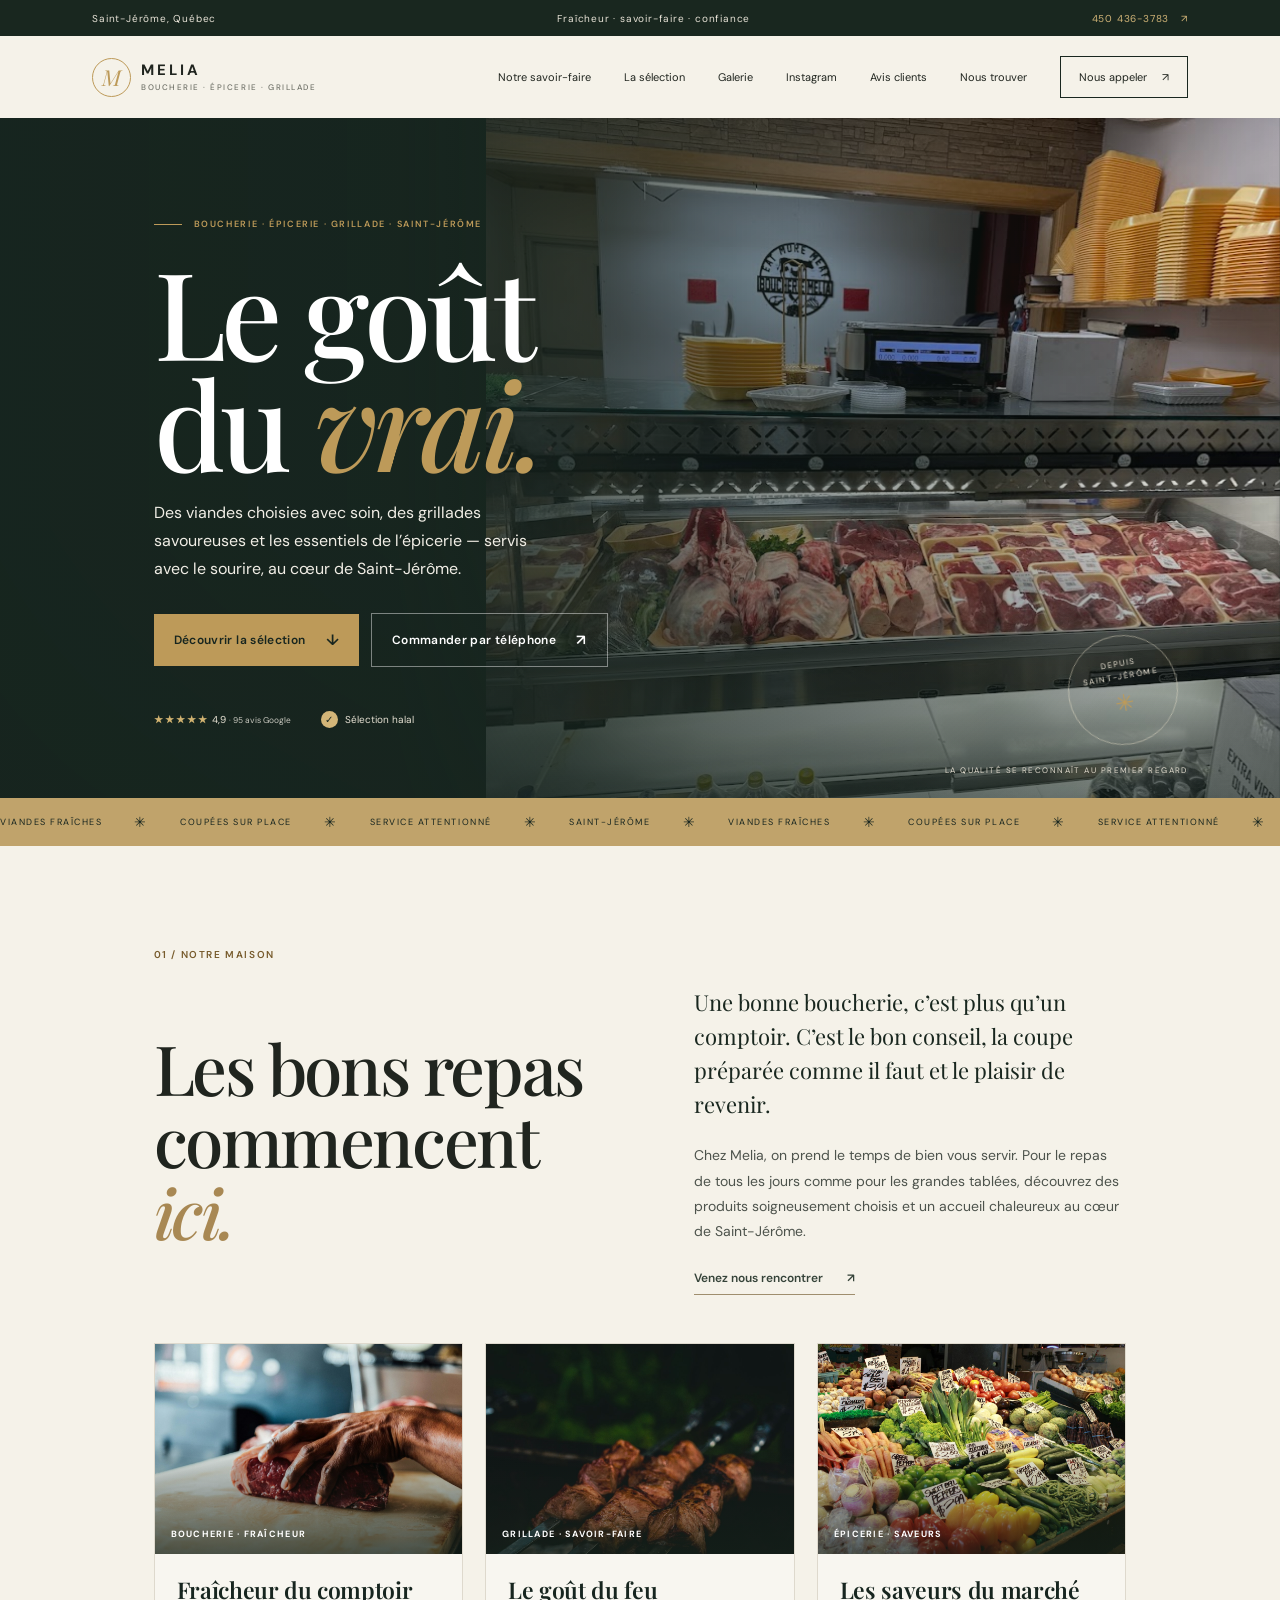
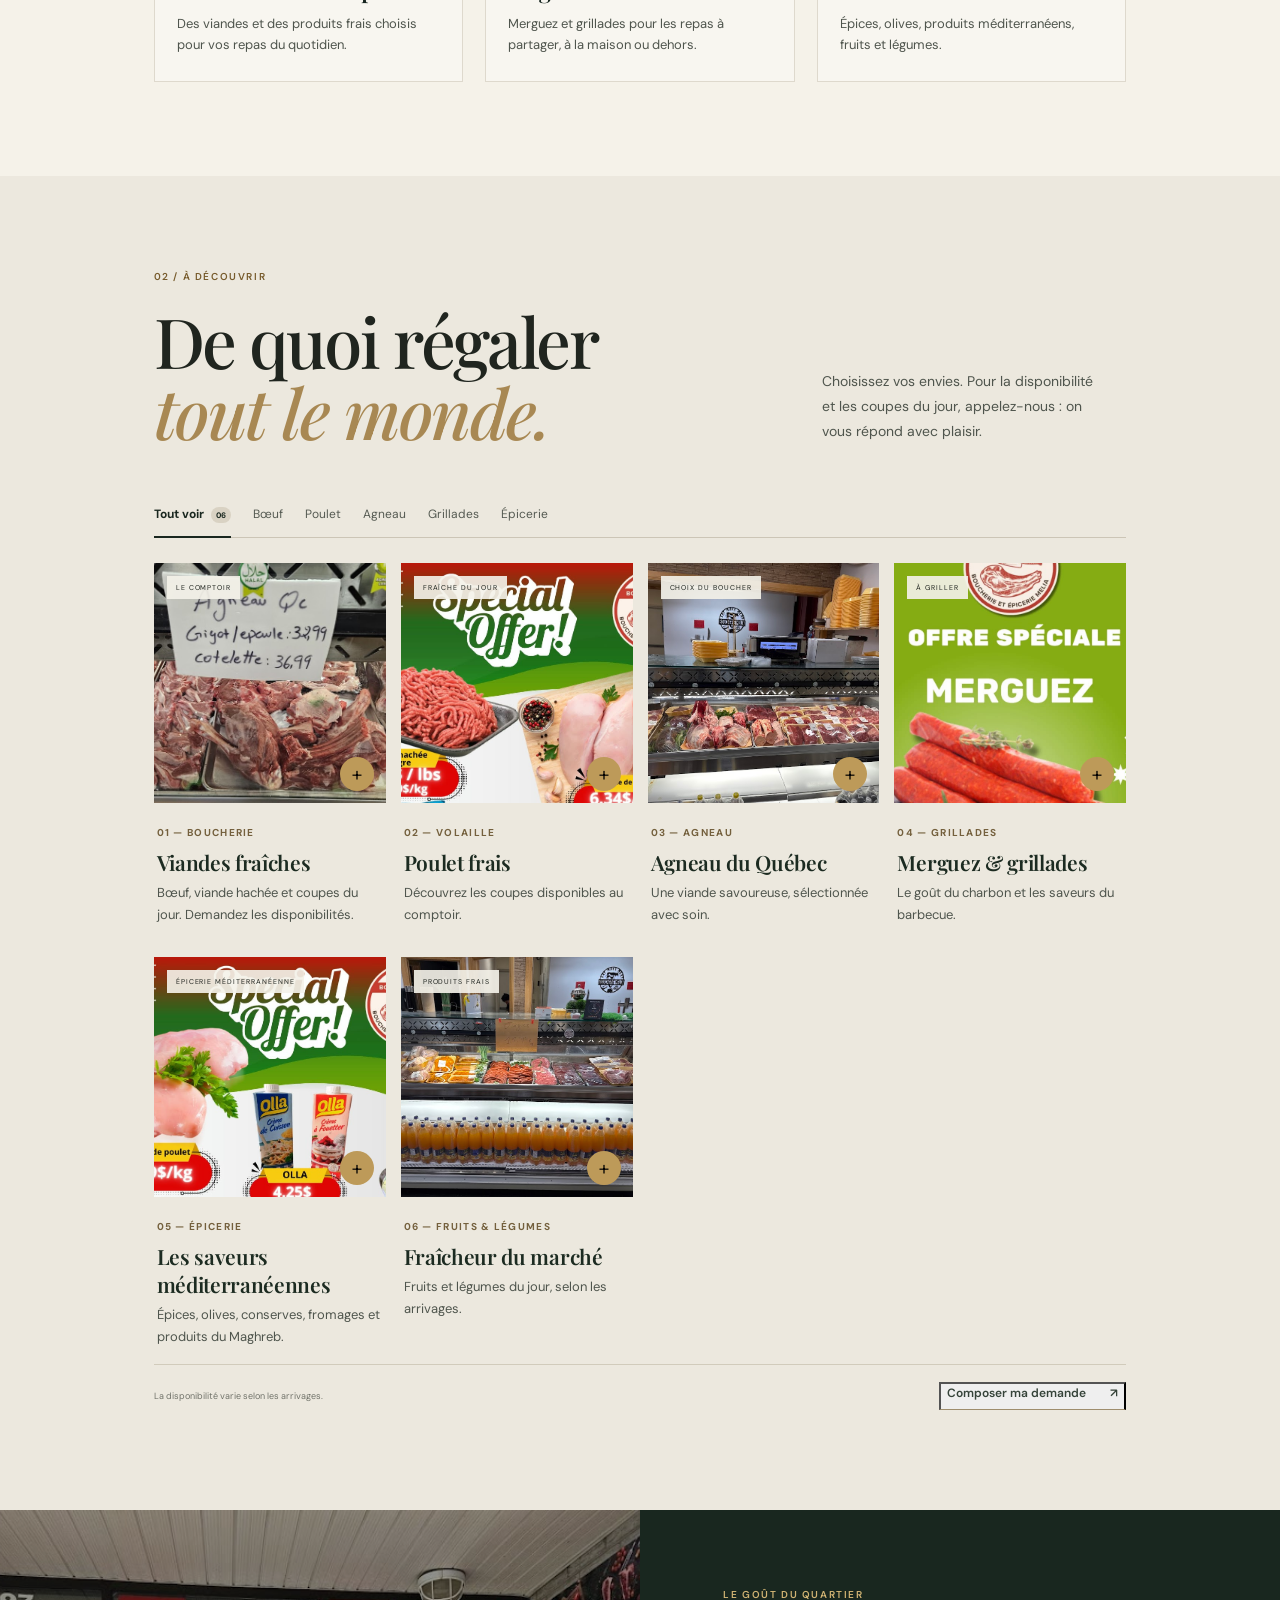
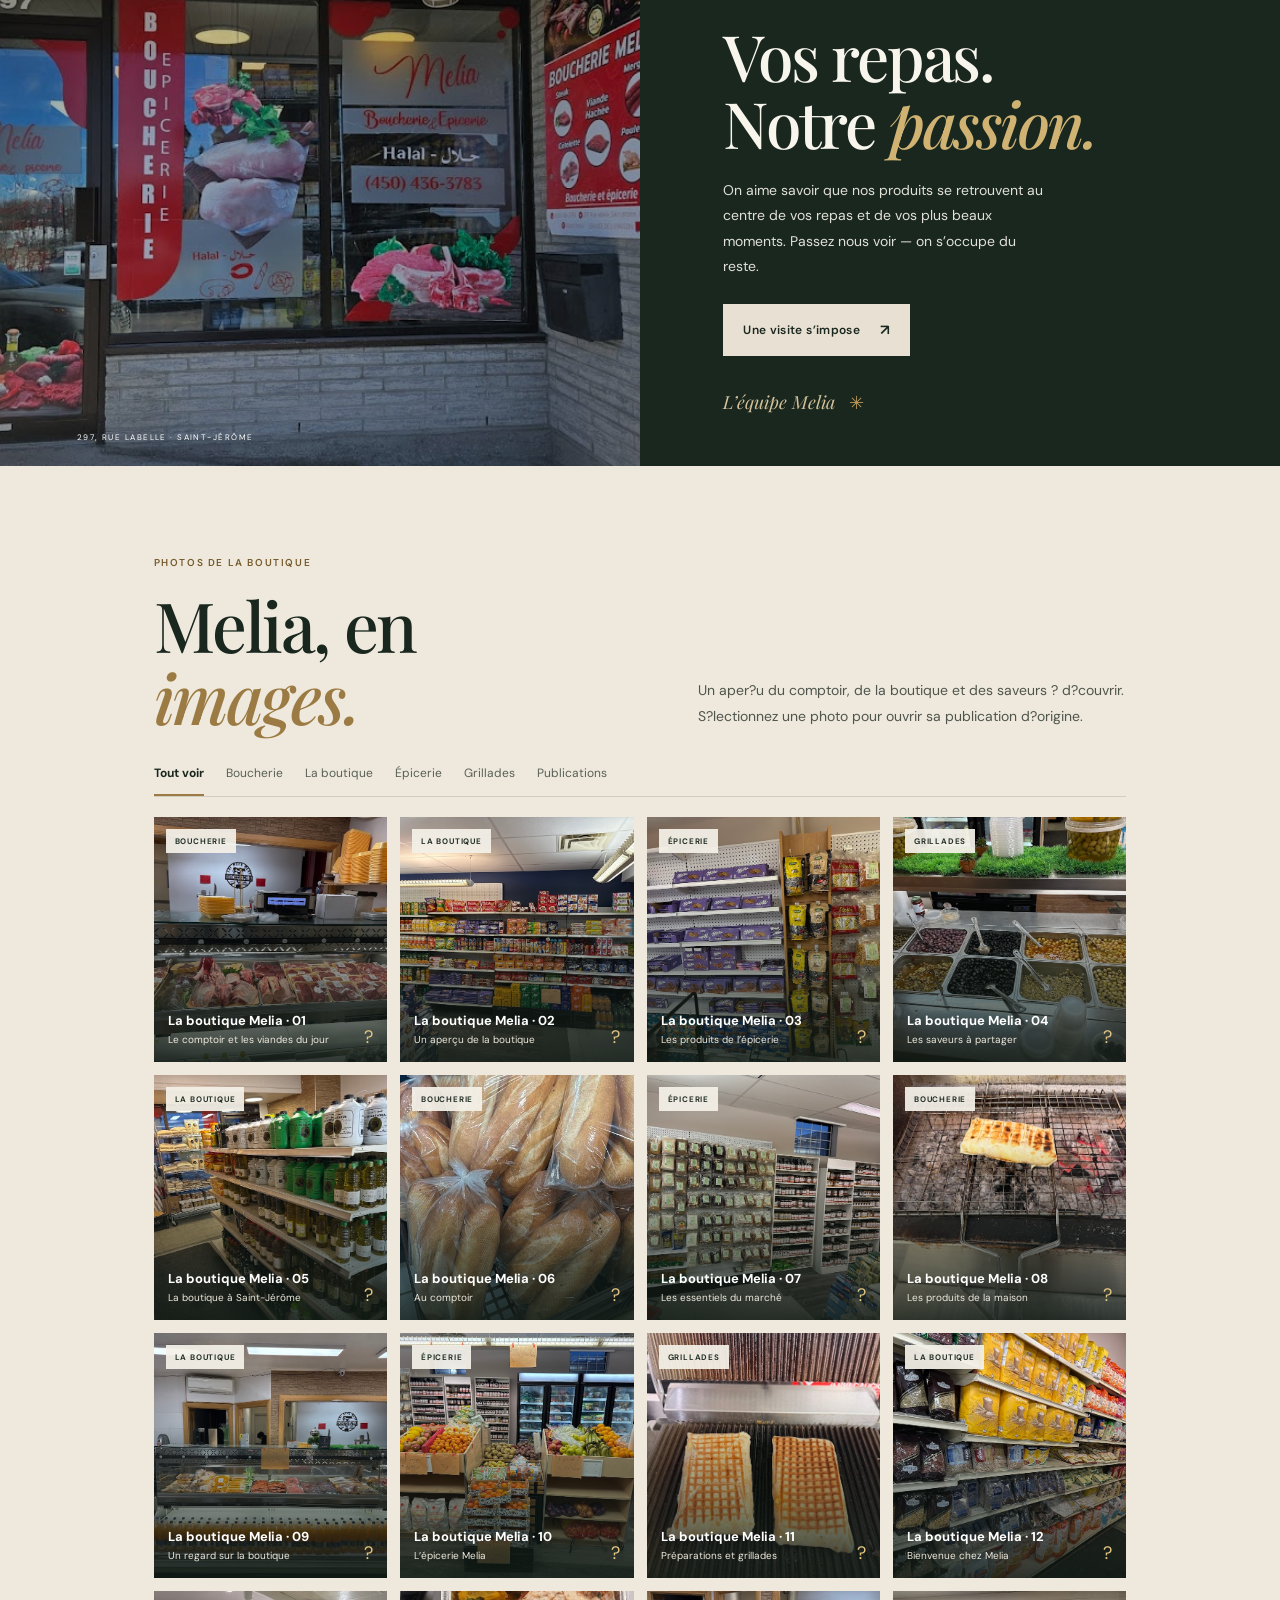
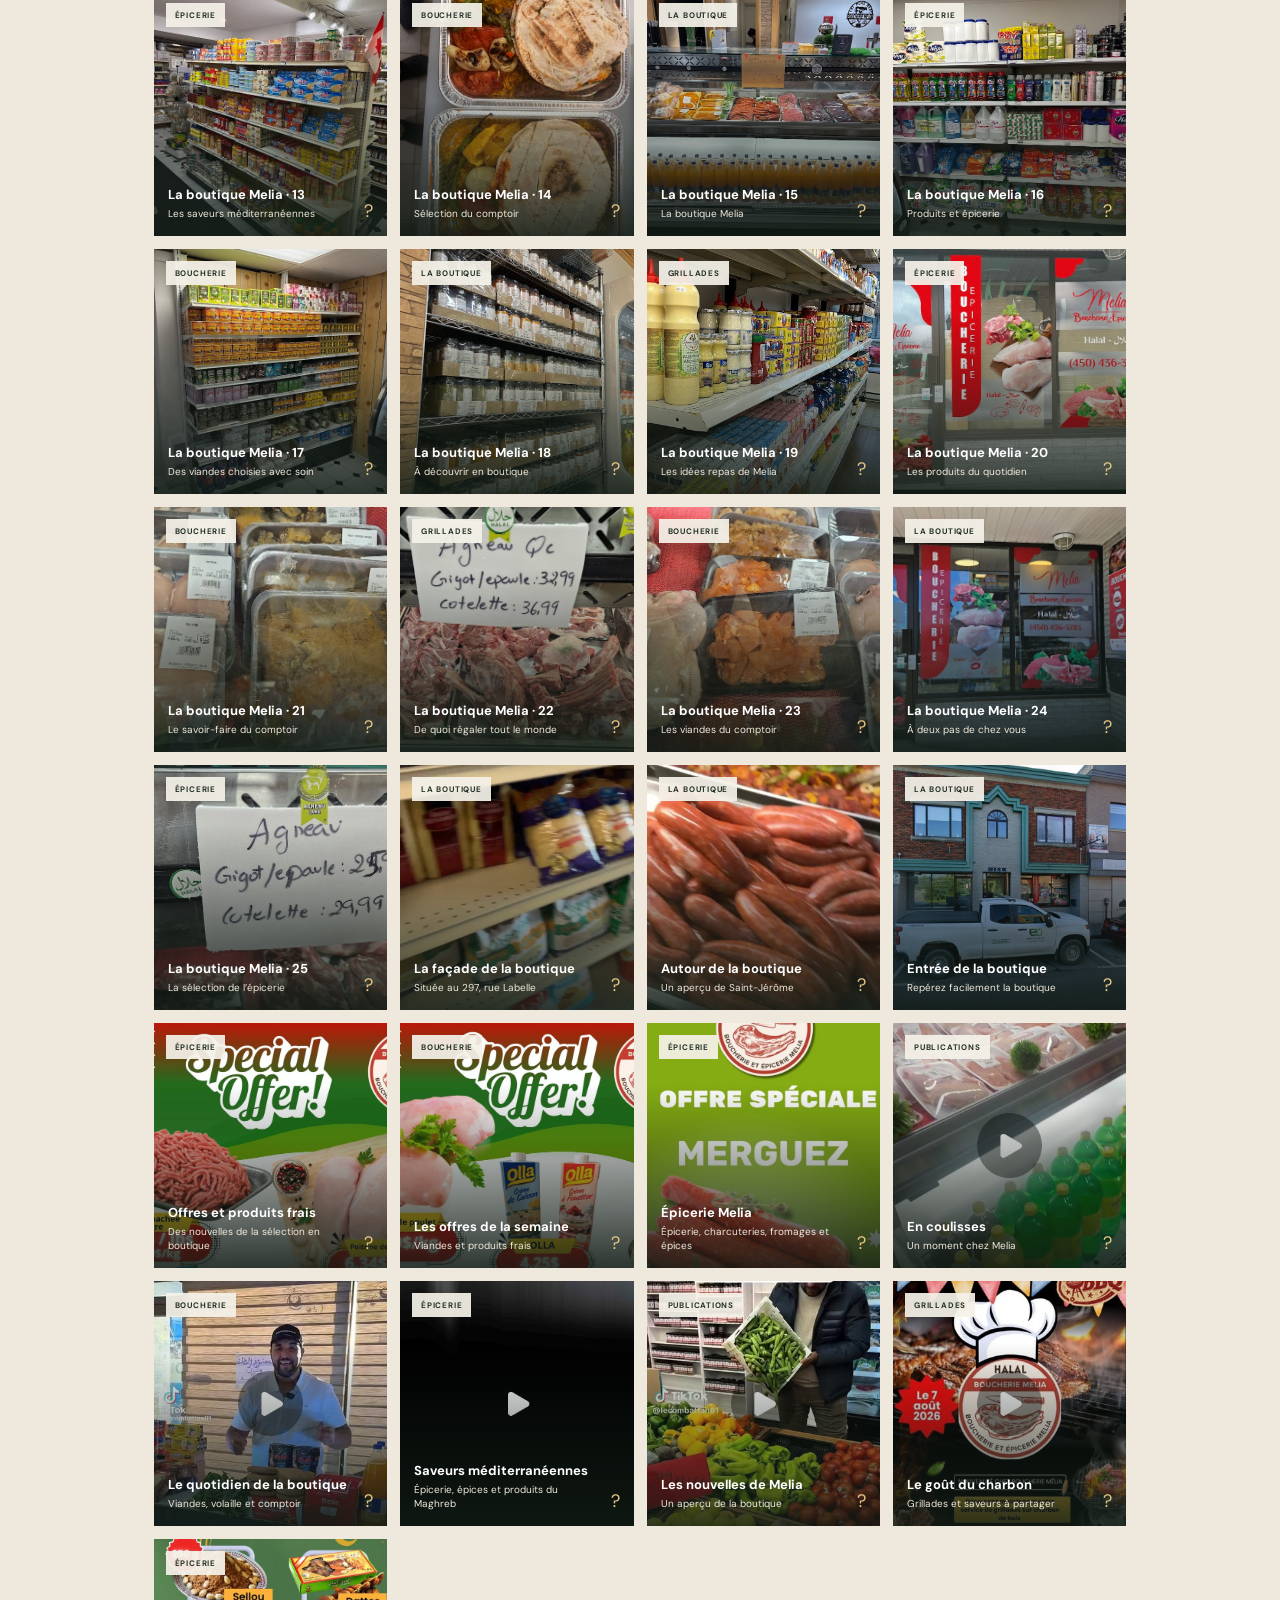
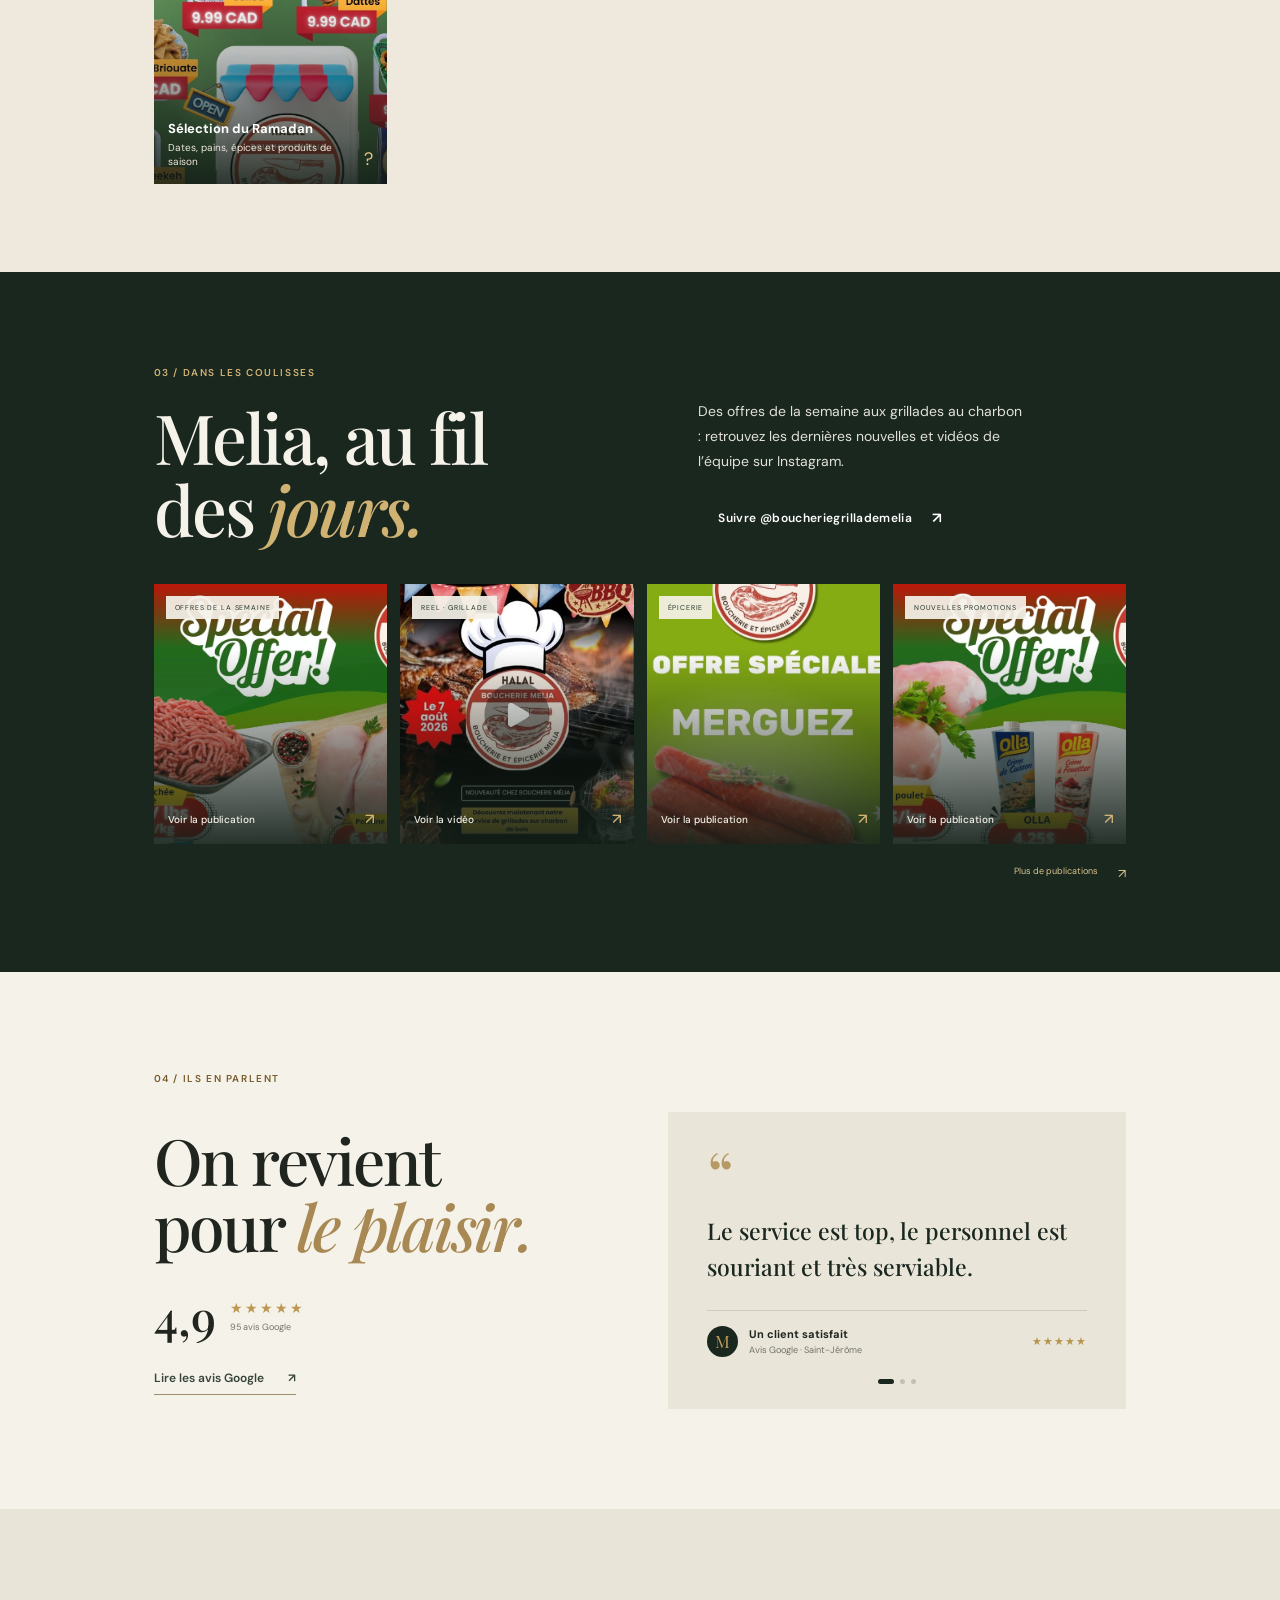
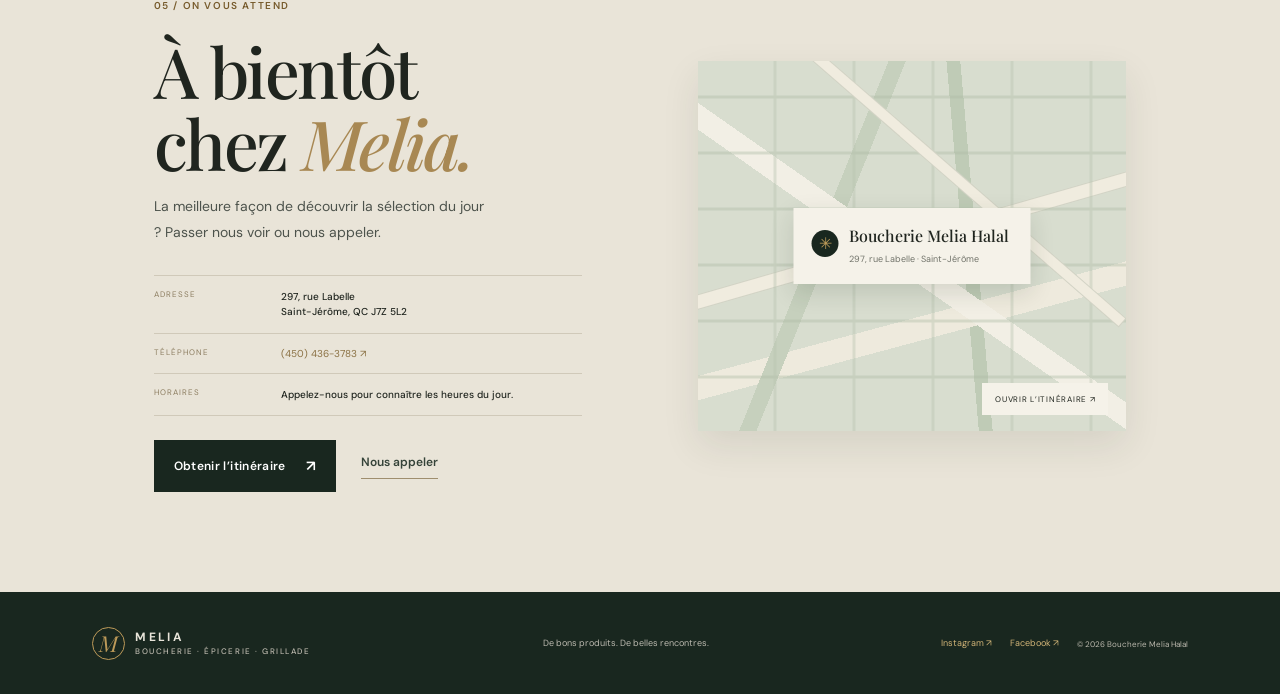
<file: index.html>
<!doctype html>
<html lang="fr-CA">
<head>
  <meta charset="utf-8"><meta name="viewport" content="width=device-width, initial-scale=1">
  <meta name="theme-color" content="#17251e"><meta name="description" content="Boucherie, épicerie et grillade Melia halal — produits frais et service de quartier au cœur de Saint-Jérôme.">
  <title>Boucherie Épicerie Grillade Melia Halal — Saint-Jérôme</title>
  <link rel="preconnect" href="https://fonts.googleapis.com"><link rel="preconnect" href="https://fonts.gstatic.com" crossorigin>
  <link href="https://fonts.googleapis.com/css2?family=DM+Sans:wght@400;500;600;700&family=Playfair+Display:wght@500;600;700&display=swap" rel="stylesheet">
  <link rel="stylesheet" href="style.css">
</head>
<body>
  <div class="topline"><span>Saint-Jérôme, Québec</span><span class="top-note">Fraîcheur · savoir-faire · confiance</span><a href="tel:+14504363783">450 436-3783 <span>↗</span></a></div>
  <header class="header"><a class="brand" href="#accueil" aria-label="Boucherie Épicerie Grillade Melia, accueil"><span class="brand-mark">M</span><span class="brand-name">MELIA<small>BOUCHERIE · ÉPICERIE · GRILLADE</small></span></a>
    <button class="menu-toggle" aria-label="Ouvrir le menu" aria-expanded="false"><i></i><i></i></button>
    <nav class="nav"><a href="#savoir-faire">Notre savoir-faire</a><a href="#selection">La sélection</a><a href="#galerie">Galerie</a><a href="#instagram">Instagram</a><a href="#avis">Avis clients</a><a href="#visite">Nous trouver</a><a class="nav-cta" href="tel:+14504363783">Nous appeler <span>↗</span></a></nav>
  </header>
  <main>
    <section class="hero" id="accueil"><div class="hero-image"></div><div class="hero-shade"></div>
      <div class="hero-content"><div class="eyebrow"><span class="eyebrow-line"></span> BOUCHERIE · ÉPICERIE · GRILLADE · SAINT-JÉRÔME</div><h1>Le goût<br>du <em>vrai.</em></h1><p>Des viandes choisies avec soin, des grillades savoureuses et les essentiels de l’épicerie — servis avec le sourire, au cœur de Saint-Jérôme.</p><div class="hero-actions"><a class="button button-gold" href="#selection">Découvrir la sélection <span>↓</span></a><a class="button button-outline" href="tel:+14504363783">Commander par téléphone <span>↗</span></a></div>
      <div class="hero-meta"><span class="rating"><b>★★★★★</b> 4,9 <small>· 95 avis Google</small></span><span class="halal"><span class="halal-dot">✓</span> Sélection halal</span></div></div>
      <div class="hero-stamp"><span>DEPUIS<br>SAINT-JÉRÔME</span><b>✳</b></div><div class="hero-caption">LA QUALITÉ SE RECONNAÎT AU PREMIER REGARD</div>
    </section>
    <div class="ticker"><div class="ticker-track"><span>VIANDES FRAÎCHES</span><b>✳</b><span>COUPÉES SUR PLACE</span><b>✳</b><span>SERVICE ATTENTIONNÉ</span><b>✳</b><span>SAINT-JÉRÔME</span><b>✳</b><span>VIANDES FRAÎCHES</span><b>✳</b><span>COUPÉES SUR PLACE</span><b>✳</b><span>SERVICE ATTENTIONNÉ</span><b>✳</b><span>SAINT-JÉRÔME</span><b>✳</b></div></div>
    <section class="intro section" id="savoir-faire"><div class="section-label">01 / NOTRE MAISON</div><div class="intro-copy"><h2>Les bons repas<br>commencent <em>ici.</em></h2><div><p class="lead">Une bonne boucherie, c’est plus qu’un comptoir. C’est le bon conseil, la coupe préparée comme il faut et le plaisir de revenir.</p><p>Chez Melia, on prend le temps de bien vous servir. Pour le repas de tous les jours comme pour les grandes tablées, découvrez des produits soigneusement choisis et un accueil chaleureux au cœur de Saint-Jérôme.</p><a class="text-link" href="#visite">Venez nous rencontrer <span>↗</span></a></div></div>
      <div class="values"><article><div class="value-photo"><img src="assets/unsplash-fresh.jpg" alt="Viande fraîche préparée au comptoir" loading="lazy"><span>BOUCHERIE · FRAÎCHEUR</span></div><div class="value-copy"><h3>Fraîcheur du comptoir</h3><p>Des viandes et des produits frais choisis pour vos repas du quotidien.</p></div></article><article><div class="value-photo"><img src="assets/unsplash-grill.jpg" alt="Grillades sur charbon" loading="lazy"><span>GRILLADE · SAVOIR-FAIRE</span></div><div class="value-copy"><h3>Le goût du feu</h3><p>Merguez et grillades pour les repas à partager, à la maison ou dehors.</p></div></article><article><div class="value-photo"><img src="assets/unsplash-market.jpg" alt="Étal de fruits et légumes frais au marché" loading="lazy"><span>ÉPICERIE · SAVEURS</span></div><div class="value-copy"><h3>Les saveurs du marché</h3><p>Épices, olives, produits méditerranéens, fruits et légumes.</p></div></article></div>
    </section>
    <section class="selection section" id="selection"><div class="selection-head"><div><div class="section-label">02 / À DÉCOUVRIR</div><h2>De quoi régaler<br><em>tout le monde.</em></h2></div><p>Choisissez vos envies. Pour la disponibilité et les coupes du jour, appelez-nous : on vous répond avec plaisir.</p></div>
      <div class="filters" role="tablist" aria-label="Filtrer les produits"><button class="filter active" data-filter="tous" role="tab" aria-selected="true">Tout voir <span>06</span></button><button class="filter" data-filter="boeuf" role="tab" aria-selected="false">Bœuf</button><button class="filter" data-filter="poulet" role="tab" aria-selected="false">Poulet</button><button class="filter" data-filter="agneau" role="tab" aria-selected="false">Agneau</button><button class="filter" data-filter="grillades" role="tab" aria-selected="false">Grillades</button><button class="filter" data-filter="epicerie" role="tab" aria-selected="false">Épicerie</button></div>
      <div class="product-grid"><article class="product-card" data-category="boeuf"><div class="product-photo"><img src="assets/viande.jpg" alt="Viandes fraîches préparées au comptoir" loading="lazy"><span class="product-tag">LE COMPTOIR</span><button class="plus" aria-label="Ajouter viande fraîche et coupes du jour">+</button></div><div class="product-info"><span>01 — BOUCHERIE</span><h3>Viandes fraîches</h3><p>Bœuf, viande hachée et coupes du jour. Demandez les disponibilités.</p></div></article><article class="product-card" data-category="poulet"><div class="product-photo"><img src="assets/instagram-specials.jpg" alt="Spécial de la semaine sur les poitrines de poulet" loading="lazy"><span class="product-tag">FRAÎCHE DU JOUR</span><button class="plus" aria-label="Ajouter poulet frais">+</button></div><div class="product-info"><span>02 — VOLAILLE</span><h3>Poulet frais</h3><p>Découvrez les coupes disponibles au comptoir.</p></div></article><article class="product-card" data-category="agneau"><div class="product-photo"><img src="assets/comptoir.jpg" alt="Comptoir de viandes fraîches" loading="lazy"><span class="product-tag">CHOIX DU BOUCHER</span><button class="plus" aria-label="Ajouter agneau du Québec">+</button></div><div class="product-info"><span>03 — AGNEAU</span><h3>Agneau du Québec</h3><p>Une viande savoureuse, sélectionnée avec soin.</p></div></article><article class="product-card" data-category="grillades"><div class="product-photo"><img src="assets/instagram-epicerie.jpg" alt="Merguez en promotion chez Boucherie Melia" loading="lazy"><span class="product-tag">À GRILLER</span><button class="plus" aria-label="Ajouter grillades et merguez">+</button></div><div class="product-info"><span>04 — GRILLADES</span><h3>Merguez & grillades</h3><p>Le goût du charbon et les saveurs du barbecue.</p></div></article><article class="product-card" data-category="epicerie"><div class="product-photo"><img src="assets/instagram-promotions.jpg" alt="Promotions sur des produits d'épicerie Melia" loading="lazy"><span class="product-tag">ÉPICERIE MÉDITERRANÉENNE</span><button class="plus" aria-label="Ajouter des produits d'épicerie">+</button></div><div class="product-info"><span>05 — ÉPICERIE</span><h3>Les saveurs méditerranéennes</h3><p>Épices, olives, conserves, fromages et produits du Maghreb.</p></div></article><article class="product-card" data-category="epicerie"><div class="product-photo"><img src="assets/boutique.jpg" alt="Rayons de fruits et produits d'épicerie Melia" loading="lazy"><span class="product-tag">PRODUITS FRAIS</span><button class="plus" aria-label="Ajouter fruits et légumes">+</button></div><div class="product-info"><span>06 — FRUITS & LÉGUMES</span><h3>Fraîcheur du marché</h3><p>Fruits et légumes du jour, selon les arrivages.</p></div></article></div>
      <div class="selection-foot"><span>La disponibilité varie selon les arrivages.</span><button class="text-link open-order">Composer ma demande <span>↗</span></button></div>
    </section>
    <section class="feature"><div class="feature-photo"><img src="assets/facade.jpg" alt="Entrée de la Boucherie Melia Halal à Saint-Jérôme" loading="lazy"><span class="photo-note">297, RUE LABELLE · SAINT-JÉRÔME</span></div><div class="feature-copy"><div class="section-label">LE GOÛT DU QUARTIER</div><h2>Vos repas.<br>Notre <em>passion.</em></h2><p>On aime savoir que nos produits se retrouvent au centre de vos repas et de vos plus beaux moments. Passez nous voir — on s’occupe du reste.</p><a href="#visite" class="button button-light">Une visite s’impose <span>↗</span></a><div class="feature-signature">L’équipe Melia <span>✳</span></div></div></section>
    <section class="gallery section" id="galerie"><div class="gallery-heading"><div><div class="section-label">PHOTOS DE LA BOUTIQUE</div><h2>Melia, en <em>images.</em></h2></div><p>Un aper?u du comptoir, de la boutique et des saveurs ? d?couvrir. S?lectionnez une photo pour ouvrir sa publication d?origine.</p></div><div class="gallery-filters"><button class="gallery-filter active" data-gallery-filter="tous" aria-pressed="true">Tout voir</button><button class="gallery-filter" data-gallery-filter="boucherie" aria-pressed="false">Boucherie</button><button class="gallery-filter" data-gallery-filter="boutique" aria-pressed="false">La boutique</button><button class="gallery-filter" data-gallery-filter="epicerie" aria-pressed="false">Épicerie</button><button class="gallery-filter" data-gallery-filter="grillades" aria-pressed="false">Grillades</button><button class="gallery-filter" data-gallery-filter="publications" aria-pressed="false">Publications</button></div><div class="gallery-grid"><a class="gallery-card" data-gallery-category="boucherie" href="https://www.google.com/maps/place/Boucherie+Melia+Halal/" target="_blank" rel="noopener" aria-label="La boutique Melia · 01 ? ouvrir la source"><img src="assets/maps-01.jpg" alt="La boutique Melia · 01" loading="lazy"><span class="gallery-category">BOUCHERIE</span><span class="gallery-caption"><b>La boutique Melia · 01</b><small>Le comptoir et les viandes du jour</small></span><span class="gallery-arrow">?</span></a><a class="gallery-card" data-gallery-category="boutique" href="https://www.google.com/maps/place/Boucherie+Melia+Halal/" target="_blank" rel="noopener" aria-label="La boutique Melia · 02 ? ouvrir la source"><img src="assets/maps-02.jpg" alt="La boutique Melia · 02" loading="lazy"><span class="gallery-category">LA BOUTIQUE</span><span class="gallery-caption"><b>La boutique Melia · 02</b><small>Un aperçu de la boutique</small></span><span class="gallery-arrow">?</span></a><a class="gallery-card" data-gallery-category="epicerie" href="https://www.google.com/maps/place/Boucherie+Melia+Halal/" target="_blank" rel="noopener" aria-label="La boutique Melia · 03 ? ouvrir la source"><img src="assets/maps-03.jpg" alt="La boutique Melia · 03" loading="lazy"><span class="gallery-category">ÉPICERIE</span><span class="gallery-caption"><b>La boutique Melia · 03</b><small>Les produits de l’épicerie</small></span><span class="gallery-arrow">?</span></a><a class="gallery-card" data-gallery-category="grillades" href="https://www.google.com/maps/place/Boucherie+Melia+Halal/" target="_blank" rel="noopener" aria-label="La boutique Melia · 04 ? ouvrir la source"><img src="assets/maps-04.jpg" alt="La boutique Melia · 04" loading="lazy"><span class="gallery-category">GRILLADES</span><span class="gallery-caption"><b>La boutique Melia · 04</b><small>Les saveurs à partager</small></span><span class="gallery-arrow">?</span></a><a class="gallery-card" data-gallery-category="boutique" href="https://www.google.com/maps/place/Boucherie+Melia+Halal/" target="_blank" rel="noopener" aria-label="La boutique Melia · 05 ? ouvrir la source"><img src="assets/maps-05.jpg" alt="La boutique Melia · 05" loading="lazy"><span class="gallery-category">LA BOUTIQUE</span><span class="gallery-caption"><b>La boutique Melia · 05</b><small>La boutique à Saint-Jérôme</small></span><span class="gallery-arrow">?</span></a><a class="gallery-card" data-gallery-category="boucherie" href="https://www.google.com/maps/place/Boucherie+Melia+Halal/" target="_blank" rel="noopener" aria-label="La boutique Melia · 06 ? ouvrir la source"><img src="assets/maps-06.jpg" alt="La boutique Melia · 06" loading="lazy"><span class="gallery-category">BOUCHERIE</span><span class="gallery-caption"><b>La boutique Melia · 06</b><small>Au comptoir</small></span><span class="gallery-arrow">?</span></a><a class="gallery-card" data-gallery-category="epicerie" href="https://www.google.com/maps/place/Boucherie+Melia+Halal/" target="_blank" rel="noopener" aria-label="La boutique Melia · 07 ? ouvrir la source"><img src="assets/maps-07.jpg" alt="La boutique Melia · 07" loading="lazy"><span class="gallery-category">ÉPICERIE</span><span class="gallery-caption"><b>La boutique Melia · 07</b><small>Les essentiels du marché</small></span><span class="gallery-arrow">?</span></a><a class="gallery-card" data-gallery-category="boucherie" href="https://www.google.com/maps/place/Boucherie+Melia+Halal/" target="_blank" rel="noopener" aria-label="La boutique Melia · 08 ? ouvrir la source"><img src="assets/maps-08.jpg" alt="La boutique Melia · 08" loading="lazy"><span class="gallery-category">BOUCHERIE</span><span class="gallery-caption"><b>La boutique Melia · 08</b><small>Les produits de la maison</small></span><span class="gallery-arrow">?</span></a><a class="gallery-card" data-gallery-category="boutique" href="https://www.google.com/maps/place/Boucherie+Melia+Halal/" target="_blank" rel="noopener" aria-label="La boutique Melia · 09 ? ouvrir la source"><img src="assets/maps-09.jpg" alt="La boutique Melia · 09" loading="lazy"><span class="gallery-category">LA BOUTIQUE</span><span class="gallery-caption"><b>La boutique Melia · 09</b><small>Un regard sur la boutique</small></span><span class="gallery-arrow">?</span></a><a class="gallery-card" data-gallery-category="epicerie" href="https://www.google.com/maps/place/Boucherie+Melia+Halal/" target="_blank" rel="noopener" aria-label="La boutique Melia · 10 ? ouvrir la source"><img src="assets/maps-10.jpg" alt="La boutique Melia · 10" loading="lazy"><span class="gallery-category">ÉPICERIE</span><span class="gallery-caption"><b>La boutique Melia · 10</b><small>L’épicerie Melia</small></span><span class="gallery-arrow">?</span></a><a class="gallery-card" data-gallery-category="grillades" href="https://www.google.com/maps/place/Boucherie+Melia+Halal/" target="_blank" rel="noopener" aria-label="La boutique Melia · 11 ? ouvrir la source"><img src="assets/maps-11.jpg" alt="La boutique Melia · 11" loading="lazy"><span class="gallery-category">GRILLADES</span><span class="gallery-caption"><b>La boutique Melia · 11</b><small>Préparations et grillades</small></span><span class="gallery-arrow">?</span></a><a class="gallery-card" data-gallery-category="boutique" href="https://www.google.com/maps/place/Boucherie+Melia+Halal/" target="_blank" rel="noopener" aria-label="La boutique Melia · 12 ? ouvrir la source"><img src="assets/maps-12.jpg" alt="La boutique Melia · 12" loading="lazy"><span class="gallery-category">LA BOUTIQUE</span><span class="gallery-caption"><b>La boutique Melia · 12</b><small>Bienvenue chez Melia</small></span><span class="gallery-arrow">?</span></a><a class="gallery-card" data-gallery-category="epicerie" href="https://www.google.com/maps/place/Boucherie+Melia+Halal/" target="_blank" rel="noopener" aria-label="La boutique Melia · 13 ? ouvrir la source"><img src="assets/maps-13.jpg" alt="La boutique Melia · 13" loading="lazy"><span class="gallery-category">ÉPICERIE</span><span class="gallery-caption"><b>La boutique Melia · 13</b><small>Les saveurs méditerranéennes</small></span><span class="gallery-arrow">?</span></a><a class="gallery-card" data-gallery-category="boucherie" href="https://www.google.com/maps/place/Boucherie+Melia+Halal/" target="_blank" rel="noopener" aria-label="La boutique Melia · 14 ? ouvrir la source"><img src="assets/maps-14.jpg" alt="La boutique Melia · 14" loading="lazy"><span class="gallery-category">BOUCHERIE</span><span class="gallery-caption"><b>La boutique Melia · 14</b><small>Sélection du comptoir</small></span><span class="gallery-arrow">?</span></a><a class="gallery-card" data-gallery-category="boutique" href="https://www.google.com/maps/place/Boucherie+Melia+Halal/" target="_blank" rel="noopener" aria-label="La boutique Melia · 15 ? ouvrir la source"><img src="assets/maps-15.jpg" alt="La boutique Melia · 15" loading="lazy"><span class="gallery-category">LA BOUTIQUE</span><span class="gallery-caption"><b>La boutique Melia · 15</b><small>La boutique Melia</small></span><span class="gallery-arrow">?</span></a><a class="gallery-card" data-gallery-category="epicerie" href="https://www.google.com/maps/place/Boucherie+Melia+Halal/" target="_blank" rel="noopener" aria-label="La boutique Melia · 16 ? ouvrir la source"><img src="assets/maps-16.jpg" alt="La boutique Melia · 16" loading="lazy"><span class="gallery-category">ÉPICERIE</span><span class="gallery-caption"><b>La boutique Melia · 16</b><small>Produits et épicerie</small></span><span class="gallery-arrow">?</span></a><a class="gallery-card" data-gallery-category="boucherie" href="https://www.google.com/maps/place/Boucherie+Melia+Halal/" target="_blank" rel="noopener" aria-label="La boutique Melia · 17 ? ouvrir la source"><img src="assets/maps-17.jpg" alt="La boutique Melia · 17" loading="lazy"><span class="gallery-category">BOUCHERIE</span><span class="gallery-caption"><b>La boutique Melia · 17</b><small>Des viandes choisies avec soin</small></span><span class="gallery-arrow">?</span></a><a class="gallery-card" data-gallery-category="boutique" href="https://www.google.com/maps/place/Boucherie+Melia+Halal/" target="_blank" rel="noopener" aria-label="La boutique Melia · 18 ? ouvrir la source"><img src="assets/maps-18.jpg" alt="La boutique Melia · 18" loading="lazy"><span class="gallery-category">LA BOUTIQUE</span><span class="gallery-caption"><b>La boutique Melia · 18</b><small>À découvrir en boutique</small></span><span class="gallery-arrow">?</span></a><a class="gallery-card" data-gallery-category="grillades" href="https://www.google.com/maps/place/Boucherie+Melia+Halal/" target="_blank" rel="noopener" aria-label="La boutique Melia · 19 ? ouvrir la source"><img src="assets/maps-19.jpg" alt="La boutique Melia · 19" loading="lazy"><span class="gallery-category">GRILLADES</span><span class="gallery-caption"><b>La boutique Melia · 19</b><small>Les idées repas de Melia</small></span><span class="gallery-arrow">?</span></a><a class="gallery-card" data-gallery-category="epicerie" href="https://www.google.com/maps/place/Boucherie+Melia+Halal/" target="_blank" rel="noopener" aria-label="La boutique Melia · 20 ? ouvrir la source"><img src="assets/maps-20.jpg" alt="La boutique Melia · 20" loading="lazy"><span class="gallery-category">ÉPICERIE</span><span class="gallery-caption"><b>La boutique Melia · 20</b><small>Les produits du quotidien</small></span><span class="gallery-arrow">?</span></a><a class="gallery-card" data-gallery-category="boucherie" href="https://www.google.com/maps/place/Boucherie+Melia+Halal/" target="_blank" rel="noopener" aria-label="La boutique Melia · 21 ? ouvrir la source"><img src="assets/maps-21.jpg" alt="La boutique Melia · 21" loading="lazy"><span class="gallery-category">BOUCHERIE</span><span class="gallery-caption"><b>La boutique Melia · 21</b><small>Le savoir-faire du comptoir</small></span><span class="gallery-arrow">?</span></a><a class="gallery-card" data-gallery-category="grillades" href="https://www.google.com/maps/place/Boucherie+Melia+Halal/" target="_blank" rel="noopener" aria-label="La boutique Melia · 22 ? ouvrir la source"><img src="assets/maps-22.jpg" alt="La boutique Melia · 22" loading="lazy"><span class="gallery-category">GRILLADES</span><span class="gallery-caption"><b>La boutique Melia · 22</b><small>De quoi régaler tout le monde</small></span><span class="gallery-arrow">?</span></a><a class="gallery-card" data-gallery-category="boucherie" href="https://www.google.com/maps/place/Boucherie+Melia+Halal/" target="_blank" rel="noopener" aria-label="La boutique Melia · 23 ? ouvrir la source"><img src="assets/maps-23.jpg" alt="La boutique Melia · 23" loading="lazy"><span class="gallery-category">BOUCHERIE</span><span class="gallery-caption"><b>La boutique Melia · 23</b><small>Les viandes du comptoir</small></span><span class="gallery-arrow">?</span></a><a class="gallery-card" data-gallery-category="boutique" href="https://www.google.com/maps/place/Boucherie+Melia+Halal/" target="_blank" rel="noopener" aria-label="La boutique Melia · 24 ? ouvrir la source"><img src="assets/maps-24.jpg" alt="La boutique Melia · 24" loading="lazy"><span class="gallery-category">LA BOUTIQUE</span><span class="gallery-caption"><b>La boutique Melia · 24</b><small>À deux pas de chez vous</small></span><span class="gallery-arrow">?</span></a><a class="gallery-card" data-gallery-category="epicerie" href="https://www.google.com/maps/place/Boucherie+Melia+Halal/" target="_blank" rel="noopener" aria-label="La boutique Melia · 25 ? ouvrir la source"><img src="assets/maps-25.jpg" alt="La boutique Melia · 25" loading="lazy"><span class="gallery-category">ÉPICERIE</span><span class="gallery-caption"><b>La boutique Melia · 25</b><small>La sélection de l’épicerie</small></span><span class="gallery-arrow">?</span></a><a class="gallery-card" data-gallery-category="boutique" href="https://www.google.com/maps/place/Boucherie+Melia+Halal/" target="_blank" rel="noopener" aria-label="La façade de la boutique ? ouvrir la source"><img src="assets/maps-streetview-01.jpg" alt="La façade de la boutique" loading="lazy"><span class="gallery-category">LA BOUTIQUE</span><span class="gallery-caption"><b>La façade de la boutique</b><small>Située au 297, rue Labelle</small></span><span class="gallery-arrow">?</span></a><a class="gallery-card" data-gallery-category="boutique" href="https://www.google.com/maps/place/Boucherie+Melia+Halal/" target="_blank" rel="noopener" aria-label="Autour de la boutique ? ouvrir la source"><img src="assets/maps-streetview-02.jpg" alt="Autour de la boutique" loading="lazy"><span class="gallery-category">LA BOUTIQUE</span><span class="gallery-caption"><b>Autour de la boutique</b><small>Un aperçu de Saint-Jérôme</small></span><span class="gallery-arrow">?</span></a><a class="gallery-card" data-gallery-category="boutique" href="https://www.google.com/maps/place/Boucherie+Melia+Halal/" target="_blank" rel="noopener" aria-label="Entrée de la boutique ? ouvrir la source"><img src="assets/maps-streetview-03.jpg" alt="Entrée de la boutique" loading="lazy"><span class="gallery-category">LA BOUTIQUE</span><span class="gallery-caption"><b>Entrée de la boutique</b><small>Repérez facilement la boutique</small></span><span class="gallery-arrow">?</span></a><a class="gallery-card" data-gallery-category="epicerie" href="https://www.instagram.com/boucheriegrillademelia/p/DSJaRc6Dfil/" target="_blank" rel="noopener" aria-label="Offres et produits frais ? ouvrir la source"><img src="assets/instagram-DSJaRc6Dfil.jpg" alt="Offres et produits frais" loading="lazy"><span class="gallery-category">ÉPICERIE</span><span class="gallery-caption"><b>Offres et produits frais</b><small>Des nouvelles de la sélection en boutique</small></span><span class="gallery-arrow">?</span></a><a class="gallery-card" data-gallery-category="boucherie" href="https://www.instagram.com/boucheriegrillademelia/p/DPFS2kjkpNu/" target="_blank" rel="noopener" aria-label="Les offres de la semaine ? ouvrir la source"><img src="assets/instagram-DPFS2kjkpNu.jpg" alt="Les offres de la semaine" loading="lazy"><span class="gallery-category">BOUCHERIE</span><span class="gallery-caption"><b>Les offres de la semaine</b><small>Viandes et produits frais</small></span><span class="gallery-arrow">?</span></a><a class="gallery-card" data-gallery-category="epicerie" href="https://www.instagram.com/boucheriegrillademelia/p/DJEiHl5uEDu/" target="_blank" rel="noopener" aria-label="Épicerie Melia ? ouvrir la source"><img src="assets/instagram-DJEiHl5uEDu.jpg" alt="Épicerie Melia" loading="lazy"><span class="gallery-category">ÉPICERIE</span><span class="gallery-caption"><b>Épicerie Melia</b><small>Épicerie, charcuteries, fromages et épices</small></span><span class="gallery-arrow">?</span></a><a class="gallery-card" data-gallery-category="publications" href="https://www.instagram.com/boucheriegrillademelia/reel/DCKH-GsP_JM/" target="_blank" rel="noopener" aria-label="En coulisses ? ouvrir la source"><img src="assets/instagram-DCKH-GsP_JM.jpg" alt="En coulisses" loading="lazy"><span class="gallery-category">PUBLICATIONS</span><span class="gallery-caption"><b>En coulisses</b><small>Un moment chez Melia</small></span><span class="gallery-arrow">?</span></a><a class="gallery-card" data-gallery-category="boucherie" href="https://www.instagram.com/boucheriegrillademelia/reel/DN9czURiP52/" target="_blank" rel="noopener" aria-label="Le quotidien de la boutique ? ouvrir la source"><img src="assets/instagram-DN9czURiP52.jpg" alt="Le quotidien de la boutique" loading="lazy"><span class="gallery-category">BOUCHERIE</span><span class="gallery-caption"><b>Le quotidien de la boutique</b><small>Viandes, volaille et comptoir</small></span><span class="gallery-arrow">?</span></a><a class="gallery-card" data-gallery-category="epicerie" href="https://www.instagram.com/boucheriegrillademelia/reel/DKGzR6MiuqP/" target="_blank" rel="noopener" aria-label="Saveurs méditerranéennes ? ouvrir la source"><img src="assets/instagram-DKGzR6MiuqP.jpg" alt="Saveurs méditerranéennes" loading="lazy"><span class="gallery-category">ÉPICERIE</span><span class="gallery-caption"><b>Saveurs méditerranéennes</b><small>Épicerie, épices et produits du Maghreb</small></span><span class="gallery-arrow">?</span></a><a class="gallery-card" data-gallery-category="publications" href="https://www.instagram.com/boucheriegrillademelia/reel/DRqJeZuE-aR/" target="_blank" rel="noopener" aria-label="Les nouvelles de Melia ? ouvrir la source"><img src="assets/instagram-DRqJeZuE-aR.jpg" alt="Les nouvelles de Melia" loading="lazy"><span class="gallery-category">PUBLICATIONS</span><span class="gallery-caption"><b>Les nouvelles de Melia</b><small>Un aperçu de la boutique</small></span><span class="gallery-arrow">?</span></a><a class="gallery-card" data-gallery-category="grillades" href="https://www.instagram.com/boucheriegrillademelia/reel/DbpE9KXuQPP/" target="_blank" rel="noopener" aria-label="Le goût du charbon ? ouvrir la source"><img src="assets/instagram-DbpE9KXuQPP.jpg" alt="Le goût du charbon" loading="lazy"><span class="gallery-category">GRILLADES</span><span class="gallery-caption"><b>Le goût du charbon</b><small>Grillades et saveurs à partager</small></span><span class="gallery-arrow">?</span></a><a class="gallery-card" data-gallery-category="epicerie" href="https://www.instagram.com/boucheriegrillademelia/p/DGpem5COMgH/" target="_blank" rel="noopener" aria-label="Sélection du Ramadan ? ouvrir la source"><img src="assets/instagram-DGpem5COMgH.jpg" alt="Sélection du Ramadan" loading="lazy"><span class="gallery-category">ÉPICERIE</span><span class="gallery-caption"><b>Sélection du Ramadan</b><small>Dates, pains, épices et produits de saison</small></span><span class="gallery-arrow">?</span></a></div></section>
    <section class="social section" id="instagram"><div class="social-intro"><div><div class="section-label">03 / DANS LES COULISSES</div><h2>Melia, au fil<br>des <em>jours.</em></h2></div><div class="social-right"><p>Des offres de la semaine aux grillades au charbon : retrouvez les dernières nouvelles et vidéos de l’équipe sur Instagram.</p><a class="button button-dark" href="https://www.instagram.com/boucheriegrillademelia/" target="_blank" rel="noopener">Suivre @boucheriegrillademelia <span>↗</span></a></div></div><div class="social-grid"><a class="social-tile" href="https://www.instagram.com/boucheriegrillademelia/p/DSJaRc6Dfil/" target="_blank" rel="noopener"><img src="assets/instagram-specials.jpg" alt="Publication Instagram : viandes et produits frais de la semaine"><span class="social-kind">OFFRES DE LA SEMAINE</span><b>Voir la publication <span>↗</span></b></a><a class="social-tile" href="https://www.instagram.com/boucheriegrillademelia/reel/DbpE9KXuQPP/" target="_blank" rel="noopener"><img src="assets/instagram-grillade.jpg" alt="Reel Instagram : grillades au charbon"><span class="social-kind">REEL · GRILLADE</span><b>Voir la vidéo <span>↗</span></b></a><a class="social-tile" href="https://www.instagram.com/boucheriegrillademelia/p/DJEiHl5uEDu/" target="_blank" rel="noopener"><img src="assets/instagram-epicerie.jpg" alt="Publication Instagram : produits d'épicerie et merguez"><span class="social-kind">ÉPICERIE</span><b>Voir la publication <span>↗</span></b></a><a class="social-tile" href="https://www.instagram.com/boucheriegrillademelia/p/DPFS2kjkpNu/" target="_blank" rel="noopener"><img src="assets/instagram-promotions.jpg" alt="Publication Instagram : promotions Melia"><span class="social-kind">NOUVELLES PROMOTIONS</span><b>Voir la publication <span>↗</span></b></a></div><a class="social-more" href="https://www.instagram.com/boucheriegrillademelia/" target="_blank" rel="noopener">Plus de publications <span>↗</span></a></section>
    <section class="reviews section" id="avis"><div class="section-label">04 / ILS EN PARLENT</div><div class="review-layout"><div><h2>On revient<br>pour <em>le plaisir.</em></h2><div class="review-score"><strong>4,9</strong><span>★★★★★<small>95 avis Google</small></span></div><a class="text-link" target="_blank" rel="noopener" href="https://www.google.com/maps/search/?api=1&query=Boucherie+Melia+Halal+297+Rue+Labelle+Saint-J%C3%A9r%C3%B4me">Lire les avis Google <span>↗</span></a></div><div class="review-card"><span class="quote-mark">“</span><blockquote>Le service est top, le personnel est souriant et très serviable.</blockquote><div class="review-by"><span class="avatar">M</span><span><b>Un client satisfait</b><small>Avis Google · Saint-Jérôme</small></span><span class="review-stars">★★★★★</span></div><div class="review-dots"><b></b><i></i><i></i></div></div></div></section>
    <section class="visit section" id="visite"><div class="visit-copy"><div class="section-label">05 / ON VOUS ATTEND</div><h2>À bientôt<br>chez <em>Melia.</em></h2><p>La meilleure façon de découvrir la sélection du jour ? Passer nous voir ou nous appeler.</p><div class="visit-details"><div><span>ADRESSE</span><b>297, rue Labelle<br>Saint-Jérôme, QC J7Z 5L2</b></div><div><span>TÉLÉPHONE</span><a href="tel:+14504363783">(450) 436-3783 ↗</a></div><div><span>HORAIRES</span><b>Appelez-nous pour connaître les heures du jour.</b></div></div><div class="visit-actions"><a class="button button-dark" href="https://www.google.com/maps/dir/?api=1&destination=Boucherie+Melia+Halal%2C+297+Rue+Labelle%2C+Saint-J%C3%A9r%C3%B4me%2C+QC" target="_blank" rel="noopener">Obtenir l’itinéraire <span>↗</span></a><a class="text-link" href="tel:+14504363783">Nous appeler</a></div></div><a class="map-card" href="https://www.google.com/maps/dir/?api=1&destination=Boucherie+Melia+Halal%2C+297+Rue+Labelle%2C+Saint-J%C3%A9r%C3%B4me%2C+QC" target="_blank" rel="noopener" aria-label="Ouvrir Google Maps pour l'itinéraire"><div class="map-lines"></div><div class="map-label"><span class="map-pin">✳</span><b>Boucherie Melia Halal</b><small>297, rue Labelle · Saint-Jérôme</small></div><span class="map-open">OUVRIR L’ITINÉRAIRE ↗</span></a></section>
  </main>
  <footer><a class="brand footer-brand" href="#accueil"><span class="brand-mark">M</span><span class="brand-name">MELIA<small>BOUCHERIE · ÉPICERIE · GRILLADE</small></span></a><span>De bons produits. De belles rencontres.</span><div><a href="https://www.instagram.com/boucheriegrillademelia/" target="_blank" rel="noopener">Instagram ↗</a><a href="https://www.facebook.com/profile.php?id=61564189628864" target="_blank" rel="noopener">Facebook ↗</a><small>© 2026 Boucherie Melia Halal</small></div></footer>
  <div class="order-modal" aria-hidden="true"><div class="modal-backdrop"></div><section class="modal-panel" role="dialog" aria-modal="true" aria-labelledby="modal-title"><button class="modal-close" aria-label="Fermer">×</button><div class="section-label">VOTRE SÉLECTION</div><h2 id="modal-title">On prépare<br><em>votre demande.</em></h2><p>Ajoutez vos envies puis appelez-nous : nous confirmerons les coupes et la disponibilité du jour.</p><ul class="order-list"></ul><div class="empty-note">Touchez le + sur une coupe pour l’ajouter ici.</div><a class="button button-dark modal-call" href="tel:+14504363783">Appeler le 450 436-3783 <span>↗</span></a><small class="modal-hint">Aucune commande ni paiement en ligne — nous prenons votre demande au téléphone.</small></section></div>
  <script src="script.js"></script>
</body></html>
</file>
<file: style.css>
:root{--green:#19271f;--green2:#23362b;--paper:#f5f2e9;--cream:#e9e3d5;--gold:#bd9a59;--ink:#20251f;--muted:#71736a;--line:#d8d4c8;--serif:'Playfair Display',Georgia,serif;--sans:'DM Sans',Arial,sans-serif}*{box-sizing:border-box}html{scroll-behavior:smooth}body{margin:0;background:var(--paper);color:var(--ink);font-family:var(--sans);-webkit-font-smoothing:antialiased}a{color:inherit;text-decoration:none}button{font:inherit}.topline{height:36px;background:var(--green);color:#e9e4d8;display:flex;align-items:center;justify-content:space-between;padding:0 7.2%;font-size:10px;letter-spacing:.08em}.topline a{color:#d1b477}.topline a span{padding-left:8px}.header{height:82px;display:flex;align-items:center;justify-content:space-between;padding:0 7.2%;background:var(--paper);position:relative;z-index:10}.brand{display:flex;align-items:center;gap:10px}.brand-mark{width:39px;height:39px;border:1px solid var(--gold);border-radius:50%;color:var(--gold);display:grid;place-items:center;font-family:var(--serif);font-size:22px;font-style:italic}.brand-name{font-size:15px;letter-spacing:.2em;font-weight:700;line-height:1.05}.brand-name small{display:block;font-size:8px;letter-spacing:.19em;margin-top:4px;color:var(--muted);font-weight:500}.nav{display:flex;align-items:center;gap:33px;font-size:11px}.nav a:not(.nav-cta){transition:color .2s}.nav a:not(.nav-cta):hover{color:#9c7b41}.nav-cta{border:1px solid var(--green);padding:13px 18px;transition:.25s}.nav-cta:hover{background:var(--green);color:white}.nav-cta span{padding-left:12px}.menu-toggle{display:none}.hero{height:min(680px,76vw);min-height:550px;background:var(--green);position:relative;overflow:hidden;color:#fff}.hero-image{position:absolute;inset:0 0 0 38%;background-image:url('assets/comptoir.jpg');background-size:cover;background-position:center 46%;animation:heroIn 1.2s both}.hero-shade{position:absolute;inset:0;background:linear-gradient(90deg,#17251ff7 0%,#17251feb 31%,#17251f8c 56%,#17251f11 100%),linear-gradient(0deg,#17251f83,transparent 40%)}.hero-content{position:relative;z-index:2;padding:100px 0 0 12%;max-width:690px;animation:rise .8s .1s both}.eyebrow,.section-label{font-size:9px;letter-spacing:.18em;font-weight:600;color:var(--gold)}.eyebrow{display:flex;align-items:center;gap:12px}.eyebrow-line{width:28px;height:1px;background:var(--gold)}h1,h2,h3,p{margin-top:0}h1,h2{font-family:var(--serif);font-weight:500;letter-spacing:-.035em}h1{font-size:clamp(76px,9.5vw,132px);line-height:.91;margin:26px 0 22px}h1 em,h2 em{font-weight:500;color:var(--gold)}.hero-content>p{font-size:14px;line-height:1.8;color:#e5e2d9;max-width:400px}.hero-actions{display:flex;align-items:center;gap:12px;margin-top:30px}.button{display:inline-flex;align-items:center;justify-content:space-between;gap:20px;padding:16px 20px;font-size:10px;letter-spacing:.03em;transition:transform .25s,background .25s,color .25s;border:0;cursor:pointer}.button:hover{transform:translateY(-3px)}.button-gold{background:var(--gold);color:#17251f}.button-gold:hover{background:#d0b37a}.button-outline{border:1px solid #ffffff70;color:white}.button-outline:hover{background:#fff;color:var(--green)}.button span{font-size:15px}.hero-meta{display:flex;gap:30px;align-items:center;margin-top:44px;font-size:10px;color:#e8e2d4}.rating b{color:#d2b371;letter-spacing:2px}.rating small{color:#c8c8bf}.halal{display:flex;align-items:center;gap:7px}.halal-dot{width:17px;height:17px;border-radius:50%;background:#d3b578;color:var(--green);display:grid;place-items:center;font-size:10px}.hero-stamp{position:absolute;z-index:2;right:8%;bottom:53px;width:110px;height:110px;border:1px solid #e5dec77a;border-radius:50%;display:flex;flex-direction:column;align-items:center;justify-content:center;text-align:center;font-size:8px;letter-spacing:.18em;line-height:1.7;color:#eee7d7;transform:rotate(-10deg)}.hero-stamp b{font-size:23px;color:var(--gold);font-weight:400}.hero-caption{position:absolute;bottom:23px;right:7.2%;font-size:8px;letter-spacing:.18em;color:#ded8cb}.ticker{overflow:hidden;background:#c0a36b;color:#17251f;padding:15px 0}.ticker-track{display:flex;align-items:center;justify-content:space-around;gap:32px;white-space:nowrap;font-size:9px;letter-spacing:.17em;animation:marquee 32s linear infinite}.ticker-track b{font-size:14px;font-weight:400}.section{padding:104px 12%}.section-label{color:#9a7d48}.intro{padding-top:102px;padding-bottom:94px}.intro-copy{display:grid;grid-template-columns:1fr 1fr;gap:11%;align-items:center;margin-top:24px}.intro h2,.selection h2,.reviews h2,.visit h2,.feature h2{font-size:clamp(42px,5.4vw,72px);line-height:1.04;margin:0}h2 em{color:#a88853}.lead{font-family:var(--serif);font-size:21px;line-height:1.55;color:var(--green)}.intro-copy p:not(.lead){font-size:12px;line-height:1.9;color:var(--muted)}.text-link{display:inline-flex;align-items:center;gap:24px;padding-bottom:8px;border-bottom:1px solid #9f8e6e;font-size:10px;margin-top:12px;transition:gap .2s}.text-link:hover{gap:34px}.values{display:grid;grid-template-columns:repeat(3,1fr);border-top:1px solid var(--line);margin-top:72px;padding-top:27px;gap:32px}.values article{padding-right:14%}.value-icon{color:#ae8d51;font-size:21px}.values h3{font-family:var(--serif);font-weight:500;font-size:19px;margin:17px 0 8px}.values p{font-size:11px;line-height:1.7;color:var(--muted);max-width:235px}.selection{background:#ece8de;padding-top:94px;padding-bottom:100px}.selection-head{display:flex;justify-content:space-between;align-items:end}.selection-head h2{margin-top:22px}.selection-head>p{max-width:285px;font-size:11px;color:var(--muted);line-height:1.8;margin:0 2% 4px 20px}.filters{display:flex;gap:22px;border-bottom:1px solid #ccc5b6;margin-top:46px}.filter{border:0;background:none;padding:12px 0 15px;color:#77756e;font-size:10px;cursor:pointer;position:relative}.filter:after{content:'';position:absolute;bottom:-1px;left:0;right:0;height:2px;background:var(--green);transform:scaleX(0);transition:.2s}.filter.active{color:var(--green);font-weight:700}.filter.active:after{transform:scaleX(1)}.filter span{font-size:8px;background:#d9d2c3;border-radius:10px;padding:3px 5px;margin-left:4px}.product-grid{display:grid;grid-template-columns:repeat(4,1fr);gap:15px;margin-top:25px}.product-card{min-width:0;animation:rise .5s both}.product-photo{position:relative;height:240px;overflow:hidden;background:#d8d4c8}.product-photo img{height:100%;width:100%;object-fit:cover;transition:transform .6s}.product-card:hover img{transform:scale(1.06)}.product-tag{position:absolute;top:13px;left:13px;background:#f5f2e9e8;padding:7px 9px;font-size:7px;letter-spacing:.14em}.plus{position:absolute;right:12px;bottom:12px;width:34px;height:34px;border:0;border-radius:50%;background:var(--gold);font-size:20px;font-weight:300;cursor:pointer;transition:.2s}.plus:hover{background:var(--green);color:white;transform:rotate(90deg)}.product-info{padding:17px 3px}.product-info>span{font-size:8px;letter-spacing:.13em;color:#91866f}.product-info h3{font-family:var(--serif);font-size:19px;font-weight:500;margin:7px 0 6px}.product-info p{font-size:10px;line-height:1.65;color:var(--muted);margin:0}.selection-foot{border-top:1px solid #d1cbbb;padding-top:17px;display:flex;align-items:center;justify-content:space-between;font-size:9px;color:var(--muted)}.selection-foot .text-link{margin:0}.feature{display:grid;grid-template-columns:1fr 1fr;background:var(--green);color:#f8f5ed;min-height:500px}.feature-photo{position:relative;overflow:hidden}.feature-photo img{height:100%;width:100%;object-fit:cover;filter:brightness(.75)}.photo-note{position:absolute;left:12%;bottom:24px;color:white;font-size:8px;letter-spacing:.18em}.feature-copy{padding:78px 15% 52px 13%;position:relative}.feature-copy .section-label{color:#d0b373}.feature h2{margin:22px 0;font-size:clamp(44px,5vw,66px)}.feature h2 em{color:#d0b373}.feature-copy>p{font-size:11px;line-height:1.9;color:#d2d2c7;max-width:330px;margin:0 0 25px}.button-light{background:#e8e1d3;color:var(--green)}.button-light:hover{background:var(--gold)}.feature-signature{font-family:var(--serif);font-style:italic;font-size:18px;margin-top:34px;color:#d4c29a}.feature-signature span{font-style:normal;color:var(--gold);padding-left:9px}.reviews{padding-top:100px;padding-bottom:100px}.review-layout{display:grid;grid-template-columns:1fr 1.1fr;gap:10%;align-items:center;margin-top:27px}.reviews h2{font-size:clamp(43px,5vw,65px)}.review-score{display:flex;align-items:center;gap:14px;margin:24px 0 10px}.review-score strong{font-family:var(--serif);font-weight:500;font-size:48px}.review-score span{color:#bd9852;letter-spacing:2px;font-size:14px}.review-score small{display:block;font-size:9px;letter-spacing:0;color:var(--muted);margin-top:4px}.review-card{background:#eae5d9;padding:35px 39px 25px;position:relative}.quote-mark{font-family:var(--serif);font-size:65px;line-height:.8;color:#b69a64}.review-card blockquote{font-family:var(--serif);font-size:21px;line-height:1.55;margin:8px 0 25px;color:var(--green)}.review-by{border-top:1px solid #d1caba;padding-top:15px;display:flex;align-items:center;gap:11px;font-size:9px}.avatar{width:31px;height:31px;border-radius:50%;background:var(--green);color:var(--gold);display:grid;place-items:center;font-family:var(--serif);font-size:17px}.review-by small{display:block;color:var(--muted);margin-top:3px}.review-stars{margin-left:auto;color:#b8954f;letter-spacing:1px}.review-dots{display:flex;gap:6px;justify-content:center;margin-top:22px}.review-dots>*{width:5px;height:5px;background:#c7c0b2;border-radius:50%}.review-dots b{background:var(--green);width:16px;border-radius:5px}.visit{background:#e9e4d8;display:grid;grid-template-columns:1fr 1fr;gap:12%;align-items:center;padding-top:90px;padding-bottom:100px}.visit h2{margin:23px 0 16px}.visit-copy>p{font-size:11px;line-height:1.8;color:var(--muted);max-width:330px}.visit-details{border-top:1px solid #d0c9b9;margin-top:30px}.visit-details>div{display:grid;grid-template-columns:115px 1fr;gap:12px;border-bottom:1px solid #d0c9b9;padding:13px 0;font-size:10px}.visit-details span{font-size:8px;letter-spacing:.13em;color:#8d7e61}.visit-details b{font-weight:500;line-height:1.55}.visit-details a{color:#8a7042}.visit-actions{display:flex;align-items:center;gap:25px;margin-top:24px}.button-dark{background:var(--green);color:#fff}.button-dark:hover{background:#314738}.visit-actions .text-link{margin-top:0}.map-card{height:370px;position:relative;overflow:hidden;background-color:#d8ddcf;background-image:linear-gradient(35deg,transparent 45%,#f2efe5 45%,#f2efe5 49%,transparent 49%),linear-gradient(112deg,transparent 33%,#c6d0bd 33%,#c6d0bd 36%,transparent 36%),linear-gradient(165deg,transparent 65%,#eeeadd 65%,#eeeadd 70%,transparent 70%),linear-gradient(85deg,transparent 61%,#bfcbb6 61%,#bfcbb6 64%,transparent 64%);box-shadow:0 15px 35px #26352519}.map-card:before,.map-card:after{content:'';position:absolute;background:#f0ecdf;height:13px;width:130%;left:-15%;top:47%;transform:rotate(-16deg);box-shadow:0 0 0 1px #d2d3c5}.map-card:after{top:20%;transform:rotate(41deg);height:10px}.map-lines{position:absolute;inset:0;background:repeating-linear-gradient(0deg,transparent 0 52px,#aebca6 53px,#aebca6 55px,transparent 56px),repeating-linear-gradient(90deg,transparent 0 75px,#b8c4b0 76px,#b8c4b0 78px,transparent 79px);opacity:.4}.map-label{position:absolute;z-index:2;left:50%;top:50%;transform:translate(-50%,-50%);background:var(--paper);box-shadow:0 8px 25px #1d2c1f24;padding:17px 22px 17px 55px;white-space:nowrap;min-width:225px}.map-label b{display:block;font-family:var(--serif);font-size:16px;font-weight:500}.map-label small{font-size:9px;color:var(--muted)}.map-pin{position:absolute;left:18px;top:22px;background:var(--green);color:var(--gold);width:27px;height:27px;border-radius:50%;display:grid;place-items:center}.map-open{position:absolute;bottom:16px;right:18px;z-index:2;background:var(--paper);padding:11px 13px;font-size:8px;letter-spacing:.09em}footer{background:var(--green);color:#e8e4d9;min-height:102px;display:flex;align-items:center;justify-content:space-between;padding:20px 7.2%;font-size:9px}footer .brand-mark{width:33px;height:33px}footer .brand-name{font-size:12px}footer .brand-name small{color:#bcb9ae}footer>span{color:#bbb9af}footer>div{display:flex;align-items:end;gap:18px}footer>div a{color:#d1b477}footer>div small{font-size:8px;color:#bcb9ae}.order-modal{position:fixed;z-index:30;inset:0;display:none;align-items:center;justify-content:center;padding:20px}.order-modal.open{display:flex}.modal-backdrop{position:absolute;inset:0;background:#111a14bd;backdrop-filter:blur(4px);animation:fade .25s}.modal-panel{position:relative;background:var(--paper);width:min(520px,100%);max-height:90vh;overflow:auto;padding:48px 50px 35px;animation:rise .35s}.modal-close{position:absolute;right:18px;top:13px;border:0;background:none;font-size:28px;cursor:pointer;color:#655f54}.modal-panel h2{font-size:43px;line-height:1.05;margin:17px 0}.modal-panel>p{font-size:11px;color:var(--muted);line-height:1.8}.order-list{list-style:none;padding:0;margin:15px 0}.order-list li{display:flex;justify-content:space-between;border-bottom:1px solid var(--line);padding:10px 0;font-size:11px}.remove-item{border:0;background:none;color:#8b6f44;cursor:pointer}.empty-note{background:#ebe6da;padding:13px;font-size:10px;color:var(--muted);margin:17px 0}.modal-call{width:100%}.modal-hint{display:block;text-align:center;font-size:8px;color:var(--muted);margin-top:13px;line-height:1.5}.product-card.hidden{display:none}body.modal-open{overflow:hidden}@keyframes rise{from{opacity:0;transform:translateY(18px)}to{opacity:1;transform:translateY(0)}}@keyframes fade{from{opacity:0}to{opacity:1}}@keyframes heroIn{from{transform:scale(1.06);opacity:.6}to{transform:scale(1);opacity:1}}@keyframes marquee{to{transform:translateX(-50%)}}@media(min-width:1300px){.hero-content{padding-left:calc((100vw - 1000px)/2)}.section{padding-left:max(12%,calc((100vw - 1060px)/2));padding-right:max(12%,calc((100vw - 1060px)/2))}}@media(max-width:900px){.topline,.header{padding-left:5%;padding-right:5%}.nav{gap:18px;font-size:10px}.hero-content{padding-left:8%}.section{padding-left:8%;padding-right:8%}.product-photo{height:200px}.feature-copy{padding-right:9%;padding-left:10%}.visit{gap:7%}.map-card{height:330px}}@media(max-width:650px){.topline{height:32px;font-size:8px}.top-note{display:none}.header{height:70px}.brand-mark{width:35px;height:35px}.menu-toggle{display:flex;flex-direction:column;gap:6px;background:none;border:0;padding:10px;z-index:12}.menu-toggle i{width:23px;height:1px;background:var(--green);transition:.2s}.menu-toggle[aria-expanded=true] i:first-child{transform:translateY(3.5px) rotate(45deg)}.menu-toggle[aria-expanded=true] i:last-child{transform:translateY(-3.5px) rotate(-45deg)}.nav{display:none;position:absolute;top:70px;left:0;right:0;background:var(--paper);padding:17px 6% 25px;box-shadow:0 18px 24px #1f2b2018;flex-direction:column;align-items:stretch;gap:0}.nav.open{display:flex}.nav>a{padding:15px 3px;border-bottom:1px solid var(--line)}.nav .nav-cta{margin-top:12px;text-align:center;padding:14px}.hero{height:700px;min-height:0}.hero-image{inset:0;background-position:58% center}.hero-shade{background:linear-gradient(90deg,#17251fe8 0%,#17251fb8 63%,#17251f40),linear-gradient(0deg,#17251f95,transparent 65%)}.hero-content{padding:107px 7% 0}.eyebrow{font-size:8px}.hero h1{font-size:88px;margin-top:29px}.hero-content>p{font-size:13px;max-width:330px}.hero-actions{align-items:flex-start;flex-direction:column;gap:9px}.hero-actions .button{width:250px}.hero-meta{margin-top:30px;gap:14px;flex-wrap:wrap}.hero-stamp{width:80px;height:80px;right:6%;bottom:53px;font-size:6px}.hero-stamp b{font-size:18px}.hero-caption{font-size:6px;right:5%;bottom:18px}.ticker{padding:12px 0}.ticker-track{font-size:8px;gap:20px;justify-content:flex-start;width:max-content}.section{padding:72px 7%}.intro-copy{grid-template-columns:1fr;gap:18px;margin-top:20px}.intro h2,.selection h2,.reviews h2,.visit h2{font-size:49px}.lead{font-size:19px;margin:0 0 11px}.intro-copy p:not(.lead){font-size:11px}.values{grid-template-columns:1fr;gap:15px;margin-top:40px;padding-top:22px}.values article{display:grid;grid-template-columns:34px 1fr;column-gap:9px;padding:0}.value-icon{grid-row:1/3}.values h3{margin:2px 0 4px;font-size:17px}.values p{max-width:none;margin:0}.selection{padding-top:70px;padding-bottom:70px}.selection-head{display:block}.selection-head>p{margin:17px 0 0;max-width:350px}.filters{overflow:auto;gap:20px;margin-top:29px}.filter{white-space:nowrap}.product-grid{grid-template-columns:1fr 1fr;gap:10px}.product-photo{height:185px}.product-tag{top:8px;left:8px;font-size:6px;padding:6px}.plus{width:30px;height:30px;right:8px;bottom:8px}.product-info{padding:13px 2px 17px}.product-info h3{font-size:16px}.product-info p{font-size:9px}.selection-foot{align-items:flex-start;gap:10px;line-height:1.6}.selection-foot .text-link{gap:8px;white-space:nowrap;font-size:9px}.feature{grid-template-columns:1fr}.feature-photo{height:280px}.feature-copy{padding:54px 8% 44px}.feature h2{font-size:54px}.feature-copy>p{font-size:11px}.reviews{padding-top:74px;padding-bottom:72px}.review-layout{grid-template-columns:1fr;gap:31px}.reviews h2{font-size:49px}.review-card{padding:27px 25px 20px}.review-card blockquote{font-size:19px}.visit{grid-template-columns:1fr;gap:30px;padding-top:70px;padding-bottom:70px}.visit-details>div{grid-template-columns:95px 1fr}.visit-actions{gap:14px;flex-wrap:wrap}.map-card{height:280px}footer{padding:22px 7%;gap:17px;align-items:flex-start;flex-wrap:wrap}footer>span{order:3;width:100%}footer>div{flex-direction:column;align-items:flex-start;gap:6px}.modal-panel{padding:42px 27px 27px}.modal-panel h2{font-size:37px}}@media(prefers-reduced-motion:reduce){*,*:before,*:after{scroll-behavior:auto!important;animation-duration:.01ms!important;animation-iteration-count:1!important;transition-duration:.01ms!important}}

/* Instagram editorial strip */
.social{background:var(--green);color:#f5f2e9;padding-top:94px;padding-bottom:90px}.social .section-label{color:#d0b373}.social-intro{display:grid;grid-template-columns:1fr 1fr;gap:12%;align-items:end}.social h2{font-size:clamp(45px,5.4vw,72px);line-height:1.04;margin:22px 0 0}.social h2 em{color:#d0b373}.social-right p{font-size:11px;line-height:1.8;color:#d2d2c7;max-width:330px;margin-bottom:18px}.social-grid{display:grid;grid-template-columns:repeat(4,1fr);gap:13px;margin-top:40px}.social-tile{display:block;position:relative;height:260px;overflow:hidden;background:#2e4034}.social-tile:after{content:'';position:absolute;inset:25% 0 0;background:linear-gradient(0deg,#142019e8,transparent)}.social-tile img{width:100%;height:100%;object-fit:cover;transition:transform .5s}.social-tile:hover img{transform:scale(1.06)}.social-kind{position:absolute;top:12px;left:12px;z-index:2;background:#f5f2e9ed;color:#263329;padding:7px 9px;font-size:7px;letter-spacing:.12em}.social-tile>b{position:absolute;z-index:2;left:14px;bottom:15px;right:12px;display:flex;justify-content:space-between;align-items:center;font-size:10px;font-weight:500}.social-tile>b span{font-size:15px;color:#d0b373}.social-more{display:flex;justify-content:flex-end;gap:20px;margin-top:21px;font-size:9px;color:#dbc58f}.social-more span{font-size:13px}@media(max-width:900px){.social-grid{grid-template-columns:repeat(2,1fr)}.social-tile{height:250px}}@media(max-width:650px){.social{padding-top:72px;padding-bottom:68px}.social-intro{grid-template-columns:1fr;gap:20px}.social h2{font-size:49px}.social-grid{gap:9px;margin-top:28px}.social-tile{height:185px}.social-tile>b{font-size:9px}.social-right p{margin-bottom:13px}}


/* High-contrast text and photo-led value cards */
.section-label{font-size:10px;color:#775b2c;letter-spacing:.16em}
.hero-content>p{font-size:16px;color:#f1eee6;line-height:1.75}
.intro-copy p:not(.lead){font-size:14px;color:#4d534c;line-height:1.8}
.lead{font-size:22px}
.values{border:0;padding:0;margin-top:48px;gap:22px}
.values article{display:block;padding:0;background:#f8f6f0;border:1px solid #ded9cd;overflow:hidden;transition:transform .25s,box-shadow .25s}
.values article:hover{transform:translateY(-5px);box-shadow:0 16px 35px #1c2b2118}
.value-photo{height:210px;position:relative;overflow:hidden;background:#d8d4c8}
.value-photo:after{content:"";position:absolute;inset:45% 0 0;background:linear-gradient(0deg,#142019b8,transparent)}
.value-photo img{width:100%;height:100%;object-fit:cover;transition:transform .55s}
.values article:hover .value-photo img{transform:scale(1.045)}
.value-photo span{position:absolute;z-index:1;left:16px;bottom:14px;color:#fff;font-size:9px;letter-spacing:.14em;font-weight:700}
.value-copy{padding:22px 22px 25px}
.values h3{font-family:var(--serif);font-size:23px;line-height:1.2;font-weight:600;color:#17251f;margin:0 0 9px}
.values p{font-size:13px;line-height:1.65;color:#4f554d;max-width:none;margin:0}
.selection-head>p{font-size:14px;color:#4f554d;line-height:1.8}
.filter{font-size:12px;color:#555a52}
.product-info>span{font-size:10px;color:#74603d;font-weight:700}
.product-info h3{font-size:21px;font-weight:600;color:#1c2b21}
.product-info p{font-size:13px;line-height:1.65;color:#4f554d}
.social-right p,.feature-copy>p{font-size:14px;line-height:1.8;color:#e2e1d8}
.visit-copy>p{font-size:14px;line-height:1.8;color:#4d534c}
.review-card blockquote{font-size:23px;font-weight:500}
.review-by{font-size:11px}
.button{font-size:12px;font-weight:600}
.text-link{font-size:12px;font-weight:600;color:#354339}
.values h3,.product-info h3{letter-spacing:-.015em}
.product-photo img,.social-tile img,.value-photo img{display:block}
a:focus-visible,button:focus-visible{outline:3px solid #9e7d43;outline-offset:3px}
@media(max-width:900px){.values{gap:15px}.value-photo{height:180px}.value-copy{padding:18px}.values h3{font-size:21px}}
@media(max-width:650px){.section-label{font-size:9px}.hero-content>p{font-size:15px}.intro-copy p:not(.lead){font-size:13px}.lead{font-size:20px}.values{grid-template-columns:1fr;gap:14px;margin-top:34px}.values article{display:block}.value-photo{height:190px}.value-copy{padding:19px 20px 21px}.values h3{font-size:21px;margin:0 0 8px}.values p{font-size:13px}.product-info h3{font-size:17px}.product-info p{font-size:11px}.product-info>span{font-size:9px}.selection-head>p,.social-right p,.feature-copy>p,.visit-copy>p{font-size:13px}.review-card blockquote{font-size:20px}.button{font-size:11px}.text-link{font-size:11px}}

/* Source gallery: map photos and Instagram previews */
.gallery{background:#eee9dc;padding-top:90px;padding-bottom:88px}.gallery-heading{display:grid;grid-template-columns:1fr 1fr;gap:12%;align-items:end}.gallery h2{font-size:clamp(43px,5.4vw,70px);line-height:1.04;margin:20px 0 0;color:var(--green)}.gallery h2 em{color:#9b7b43}.gallery-heading>p{font-size:14px;line-height:1.8;color:#4f554d;max-width:440px;margin:0 0 4px}.gallery-filters{display:flex;flex-wrap:wrap;gap:22px;margin:32px 0 20px;border-bottom:1px solid #d3cdbf}.gallery-filter{border:0;border-bottom:2px solid transparent;background:none;color:#596057;padding:0 0 13px;font-size:12px;cursor:pointer}.gallery-filter.active{border-color:#9b7b43;color:#19271f;font-weight:700}.gallery-grid{display:grid;grid-template-columns:repeat(4,minmax(0,1fr));gap:13px}.gallery-card{position:relative;display:block;height:245px;overflow:hidden;background:#cfc9ba;color:white}.gallery-card img{display:block;width:100%;height:100%;object-fit:cover;transition:transform .55s}.gallery-card:hover img{transform:scale(1.06)}.gallery-card:after{content:"";position:absolute;inset:25% 0 0;background:linear-gradient(0deg,#111b15de,transparent);pointer-events:none}.gallery-category{position:absolute;z-index:1;top:12px;left:12px;padding:7px 9px;background:#f5f2e9ed;color:#263329;font-size:8px;letter-spacing:.1em;font-weight:700}.gallery-caption{position:absolute;z-index:1;left:14px;right:38px;bottom:15px;display:grid;gap:4px}.gallery-caption b{font-size:13px;font-weight:700}.gallery-caption small{font-size:10px;line-height:1.4;color:#eee9dc}.gallery-arrow{position:absolute;z-index:1;right:14px;bottom:13px;font-size:18px;color:#e4c783}.gallery-card[hidden]{display:none}.gallery-filter:focus-visible,.gallery-card:focus-visible{outline:3px solid #9b7b43;outline-offset:3px}
@media(max-width:900px){.gallery-grid{grid-template-columns:repeat(3,minmax(0,1fr))}.gallery-card{height:225px}}
@media(max-width:650px){.gallery{padding-top:68px;padding-bottom:65px}.gallery-heading{grid-template-columns:1fr;gap:18px}.gallery h2{font-size:49px}.gallery-heading>p{font-size:13px}.gallery-filters{overflow:auto;flex-wrap:nowrap;gap:18px}.gallery-filter{white-space:nowrap}.gallery-grid{grid-template-columns:repeat(2,minmax(0,1fr));gap:9px}.gallery-card{height:190px}.gallery-category{top:8px;left:8px;font-size:7px}.gallery-caption{left:10px;bottom:11px}.gallery-caption b{font-size:11px}.gallery-caption small{font-size:9px}.gallery-arrow{right:9px;bottom:9px}}
</file>
